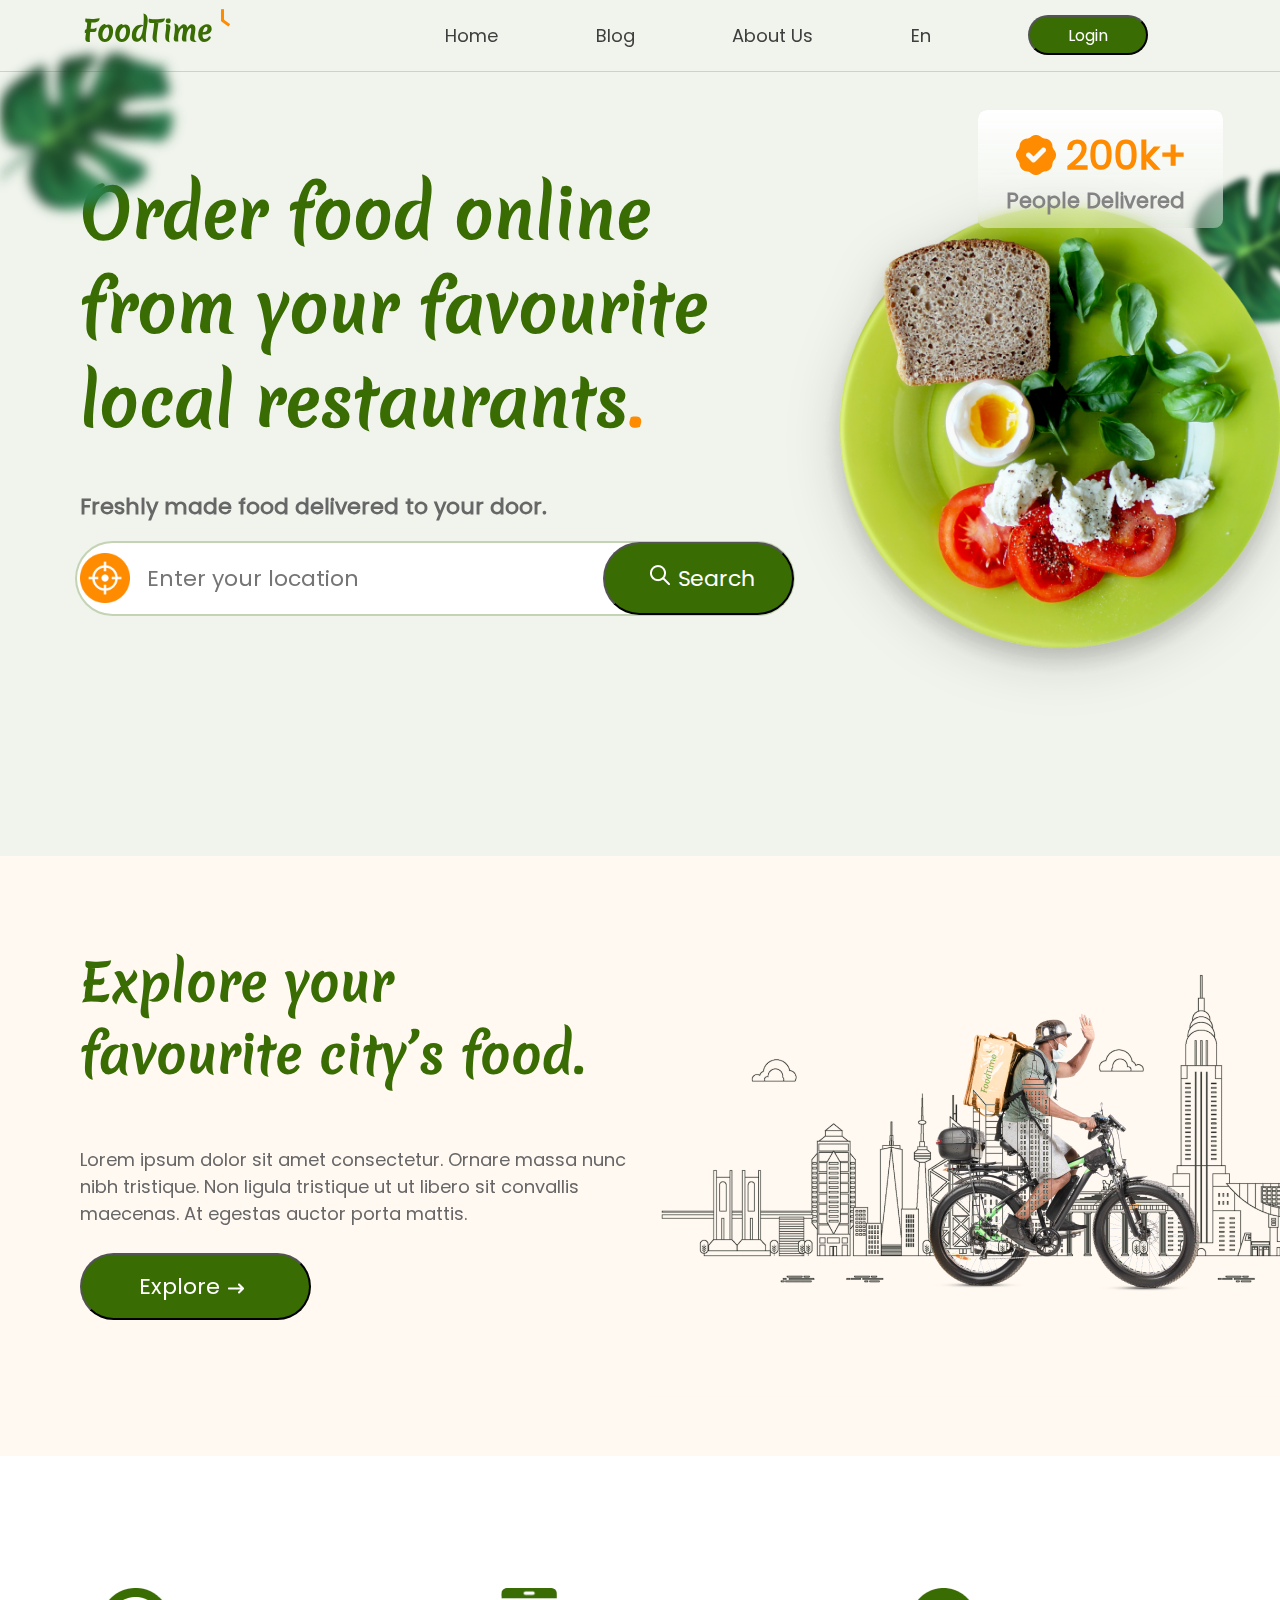
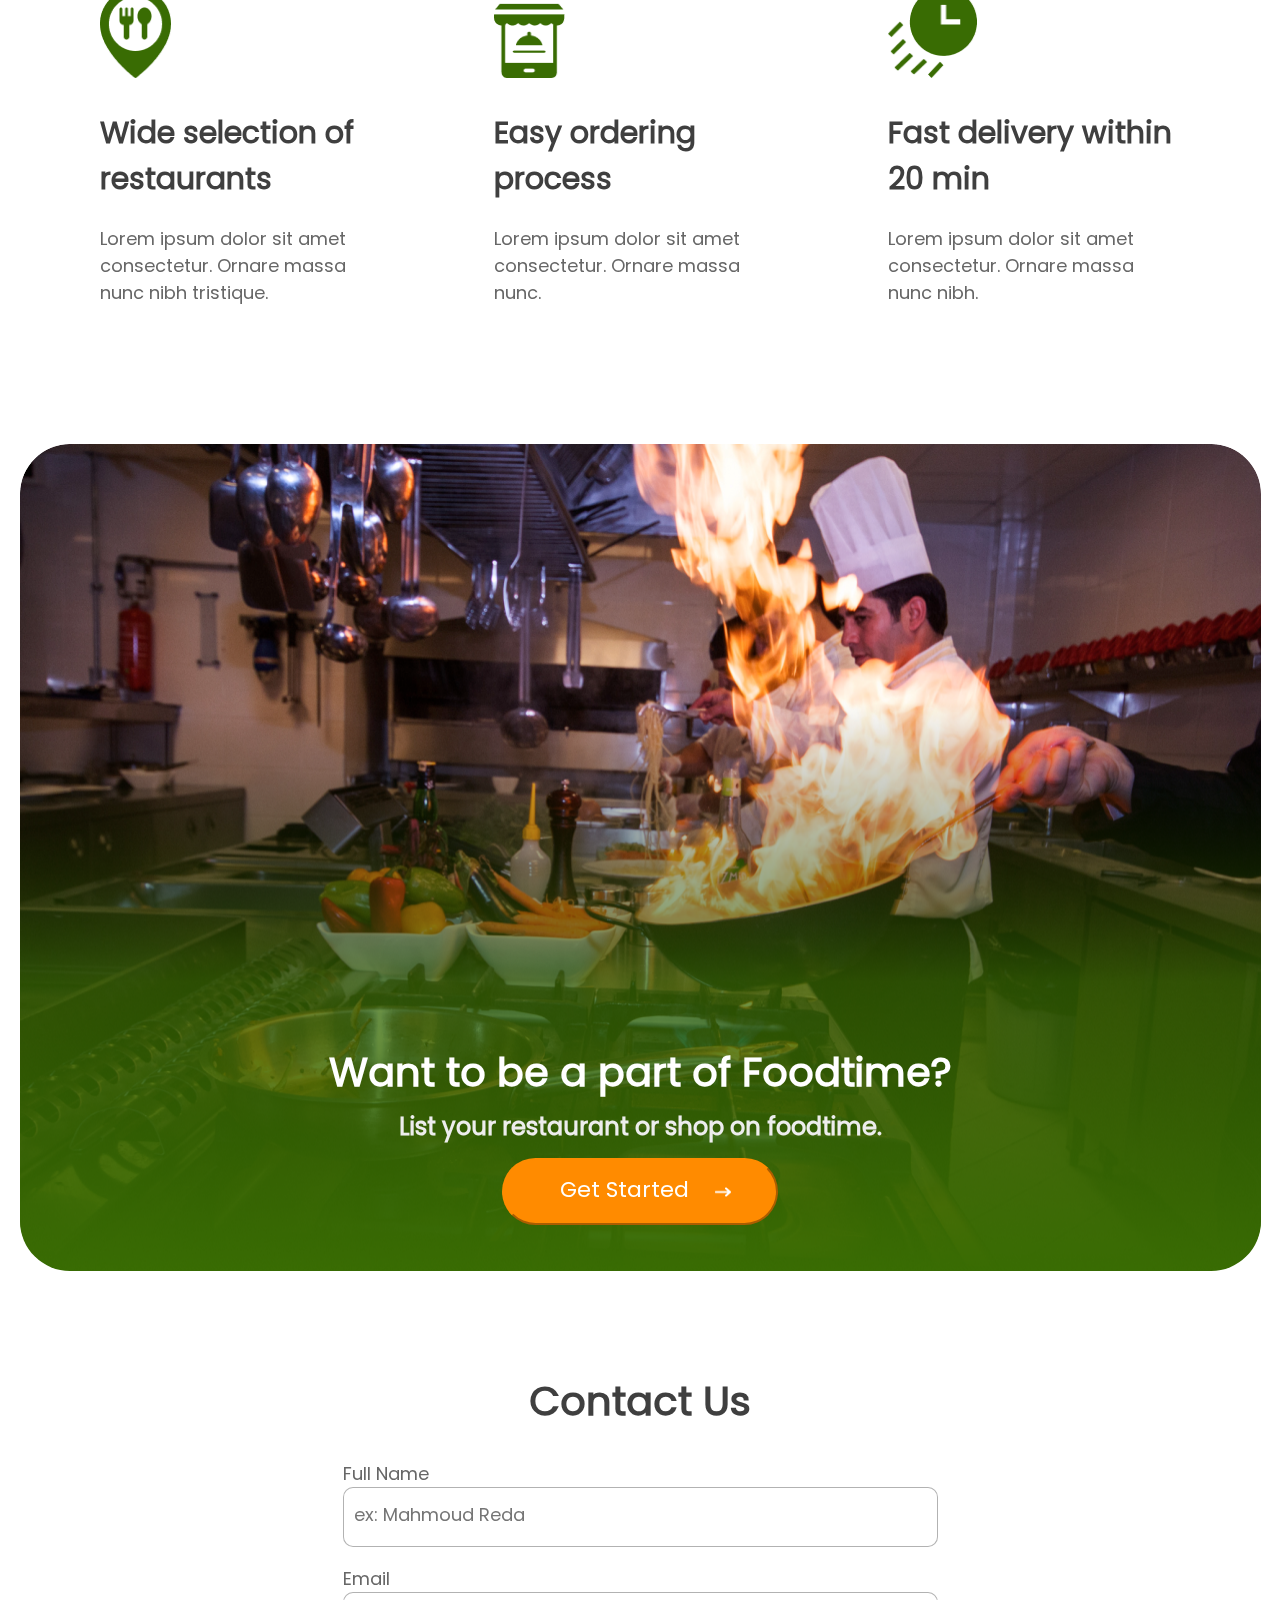
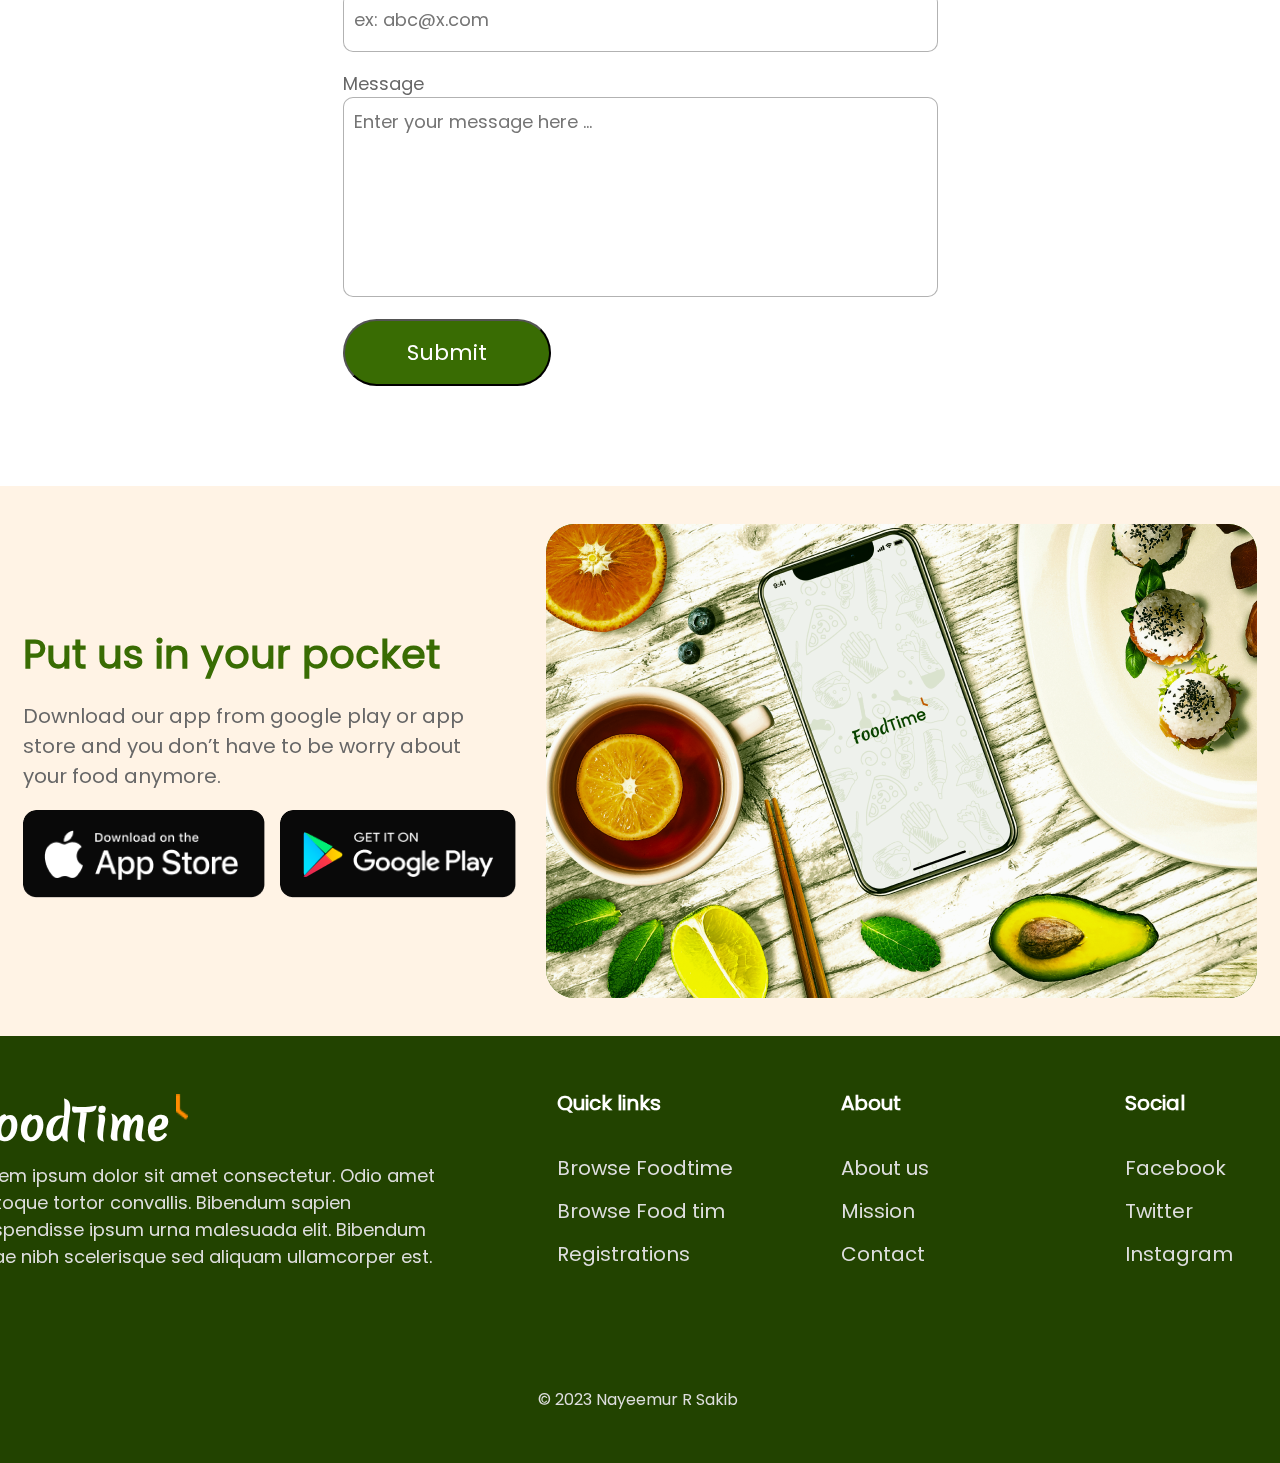
<file: index.html>
<!DOCTYPE html>
<html lang="en">
  <head>
    <meta charset="UTF-8" />
    <meta http-equiv="X-UA-Compatible" content="IE=edge" />
    <meta name="viewport" content="width=device-width, initial-scale=1.0" />
    <title>Food Time</title>
    <link rel="stylesheet" href="styles.css" />
  </head>
  <body>
    <section class="first-section">
      <img
        class="left-leaf-img"
        src="./left-hand-painted noise green leaf element.png"
        alt="Leaf"
      />
      <img
        class="right-leaf-img"
        src="./right-hand-painted noise green leaf element.png"
        alt="Leaf"
      />
      <nav class="header-nav">
        <div class="logo-frame">
          <div class="logo-title">FoodTime</div>
          <img
      class="logo-sign"
      src="./logo-icon.png"
      alt="Logo">
        </div>
        <div class="links">
          <a href="#home">Home</a>
          <a href="#blog">Blog</a>
          <a href="#about-us">About Us</a>
          <a href="#lang">En</a>
          <button class="login-button" onclick="document.location='login.html'">Login</button>
        </div>
      </nav>
      <div class="container">

        <div class="left-half">
          <h2>Order food online from your favourite local restaurants<span style="color:#FF8B00">.</span></h2>
          <div class="h2-desc">Freshly made food delivered to your door.</div>
          <div class="text-input-layout">
            <img
              class="target-location"
              src="./target.png"
              alt="Location Icon"
            />
            <input class="target-location-input" type="text" placeholder="Enter your location" maxlength="40"/>
            <button class="search-button"><span>Search</span></button>
          </div>
        </div>

        <div class="right-half">
          <img class="dish-img" src="./image-1.png" alt="Dish Image" />
          <div class="dish-rate-container">
            <div class="dish-rate-block">
              <img class="rate-icon" src="./rate-icon.png" alt="Rate Icon" />
              <div class="rate-number">200k+</div>
            </div>
            <div class="rate-text">People Delivered</div>
          </div>

        </div>
    </section>

    <section class="second-section">
        <div class="container">

        <div class="left-half">
            <h3>Explore your favourite city’s food.</h3>
            <div class="h3-desc">Lorem ipsum dolor sit amet consectetur. Ornare massa nunc nibh tristique. Non ligula tristique ut ut libero sit convallis maecenas. At egestas auctor porta mattis.</div>
            <button class="explore-button">Explore</button>
        </div>

    <div class="right-half">
        <img class="city-image" src="./city.png" alt="City">
        <img class="bike-image" src="./man-on-bike.png" alt="Man rinding bike">
    </div>
    </div>
    </section>

    <section class="third-section">
      <div class="options-container">

        <div class="card">
          <div class="icon-frame">
            <img class="fork-container" src="./fork-container.png" alt="Wide selection">
            <img class="fork" src="./fork.png" alt="Wide selection">
            <img class="spoon" src="./spoon.png" alt="Wide selection">
          </div>
          <div class="card-title">Wide selection of restaurants</div>
          <div class="card-desc">Lorem ipsum dolor sit amet consectetur. Ornare massa nunc nibh tristique.</div>
        </div>

        <div class="card">
          <div class="icon-frame">
            <img class="top-of-easy-icon" src="./top-of-easy-icon.png" alt="Easy ordering icon">
            <img class="mid-of-easy-icon" src="./mid-of-easy-icon.png" alt="Easy ordering icon">
            <img class="bot-of-easy-icon" src="./bot-of-easy-icon.png" alt="Easy ordering icon">
            <img class="top-inside-bot" src="./top-inside-bot.png" alt="Easy ordering icon">
            <img class="bot-inside-bot" src="./bot-inside-bot.png" alt="Easy ordering icon">
          </div>
          <div class="card-title">Easy ordering process</div>
          <div class="card-desc">Lorem ipsum dolor sit amet consectetur. Ornare massa nunc.</div>
        </div>

        <div class="card">
          <div class="icon-frame">
            <img class="first-line-icon" src="./1st-line.png" alt="Fast delivery icon">
            <img class="second-line-icon" src="./2nd-line.png" alt="Fast delivery icon">
            <img class="third-line-icon" src="./3rd-line.png" alt="Fast delivery icon">
            <img class="forth-line-icon" src="./4th-line.png" alt="Fast delivery icon">
            <img class="fifth-line-icon" src="./5th-line.png" alt="Fast delivery icon">
            <img class="clock-icon" src="./clock-icon.png" alt="Fast delivery icon">
          </div>
          <div class="card-title">Fast delivery within 20 min</div>
          <div class="card-desc">Lorem ipsum dolor sit amet consectetur. Ornare massa nunc nibh.</div>
        </div>

      </div>
      <div class="chef-container">
        <img class="chef-image" src="./chef-image.png" alt="Chef image">
        <div class="chef-inner-frame">
          <div class="chef-title">Want to be a part of Foodtime?</div>
          <div class="chef-desc">List your restaurant or shop on foodtime.</div>
          <button class="get-started-button">
            <div class="get-started-text">Get Started</div>
            <img class="get-started-icon" src="./explore-icon.png" alt="Get started button">
          </button>
        </div>
      </div>

      <div class="contact-us-form-container">
        <div class="form-title">Contact Us</div>
        <form class="contact-us-form" action="submit">
          <label for="name">Full Name</label><br>
          <input class="form-input" type="text" id="name" placeholder="ex: Mahmoud Reda"><br><br>
          <label for="email">Email</label><br>
          <input class="form-input" type="text" id="email" placeholder="ex: abc@x.com"><br><br>
          <label for="message">Message</label><br>
          <textarea class="form-message-input" id="message" cols="30" rows="10" placeholder="Enter your message here ..."></textarea><br><br>
          <input class="submit-button" type="submit" value="Submit">
        </form>
      </div>
    </section>

    <section class="fourth-section">
      <div class="downloads-container">
        <div class="download-title">Put us in your pocket</div>
        <div class="download-desc">Download our app from google play or app store and you don’t have to be worry about your food anymore. </div>
        <div class="download-links">

          <div class="apple-container">
            <img class="apple-icon-body" src="./body.png" alt="App store button">
            <img class="apple-logo" src="./apple-logo.png" alt="App store button">
            <img class="download-on-the" src="./download-on-the.png" alt="App store button">
            <img class="app-store" src="./app-store.png" alt="App store button">
          </div>

          <div class="google-container">
            <img class="google-icon-body" src="./body.png" alt="App store button">
            <img class="top-play-store-icon" src="./top-play-store-icon.png" alt="Google play button">
            <img class="bot-play-store-icon" src="./bot-play-store-icon.png" alt="Google play button">
            <img class="left-play-store-icon" src="./left-play-store-icon.png" alt="Google play button">
            <img class="right-play-store-icon" src="./right-play-store-icon.png" alt="Google play button">
            <img class="get-it-on" src="./get-it-on.png" alt="Google play button">
            <img class="google-play" src="./google-play.png" alt="Google play button">
          </div>

        </div>
      </div>
      <img class="mobile-image" src="./mobile-image.png" alt="Mobile image">
    </section>

    <section class="fifth-section">

      <div class="top-side">

        <div class="left-side">
          <div class="logo-container">
            <div class="second-logo-title">FoodTime</div>
            <img class="second-logo-sign" src="./logo-icon.png" alt="Logo">
          </div>
          <div class="left-side-desc">Lorem ipsum dolor sit amet consectetur. Odio amet natoque tortor convallis. Bibendum sapien suspendisse ipsum urna malesuada elit. Bibendum vitae nibh scelerisque sed aliquam ullamcorper est.</div>
        </div>

        <div class="right-side">
          <div class="first-row">
            <div class="first-row-title">Quick links</div>
            <div class="first-row-title">About</div>
            <div class="first-row-title">Social</div>
          </div>

          <div class="second-row">
            <div class="second-row-title">Browse Foodtime</div>
            <div class="second-row-title">About us</div>
            <div class="second-row-title">Facebook</div>
          </div>

          <div class="second-row">
            <div class="second-row-title">Browse Food tim</div>
            <div class="second-row-title">Mission</div>
            <div class="second-row-title">Twitter</div>
          </div>

          <div class="second-row">
            <div class="second-row-title">Registrations</div>
            <div class="second-row-title">Contact</div>
            <div class="second-row-title">Instagram</div>
          </div>
        
        </div>
      </div>

      <div class="bot-side">© 2023 Nayeemur R Sakib</div>

    </section>

  </body>
</html>
</file>
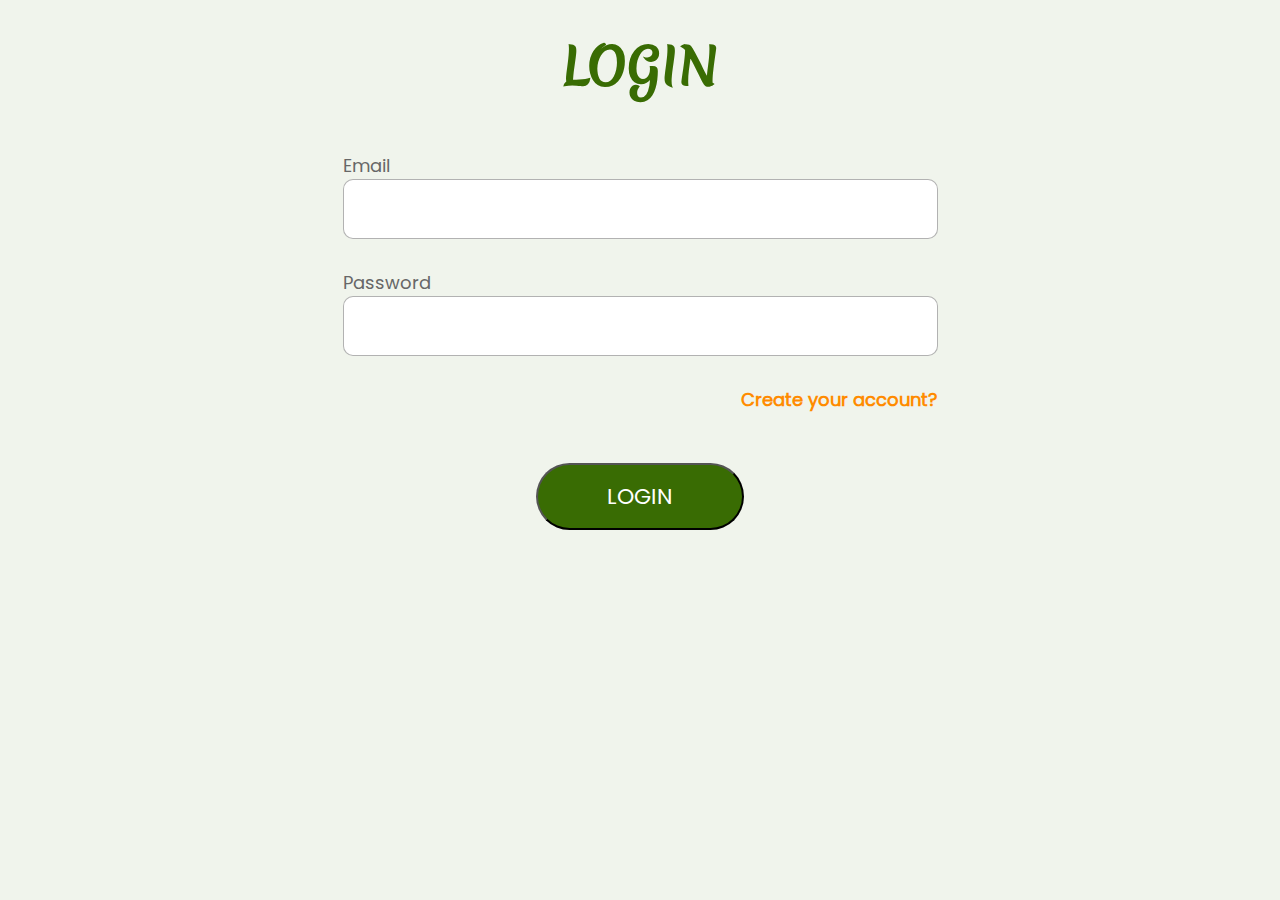
<file: login.html>
<!DOCTYPE html>
<html lang="en">
<head>
    <meta charset="UTF-8">
    <meta http-equiv="X-UA-Compatible" content="IE=edge">
    <meta name="viewport" content="width=device-width, initial-scale=1.0">
    <title>Food Time Login</title>
    <link rel="stylesheet" href="./login-style.css">
</head>
<body>
    <div class="container">
        <div class="login-title">LOGIN</div>
        <label for="email">Email</label>
        <input type="text" id="email">
        <label for="password">Password</label>
        <input type="password" id="password">
        <div class="create-account" onclick="document.location='signup.html'">Create your account?</div>
        <button>LOGIN</button>
    </div>
</body>
</html>
</file>
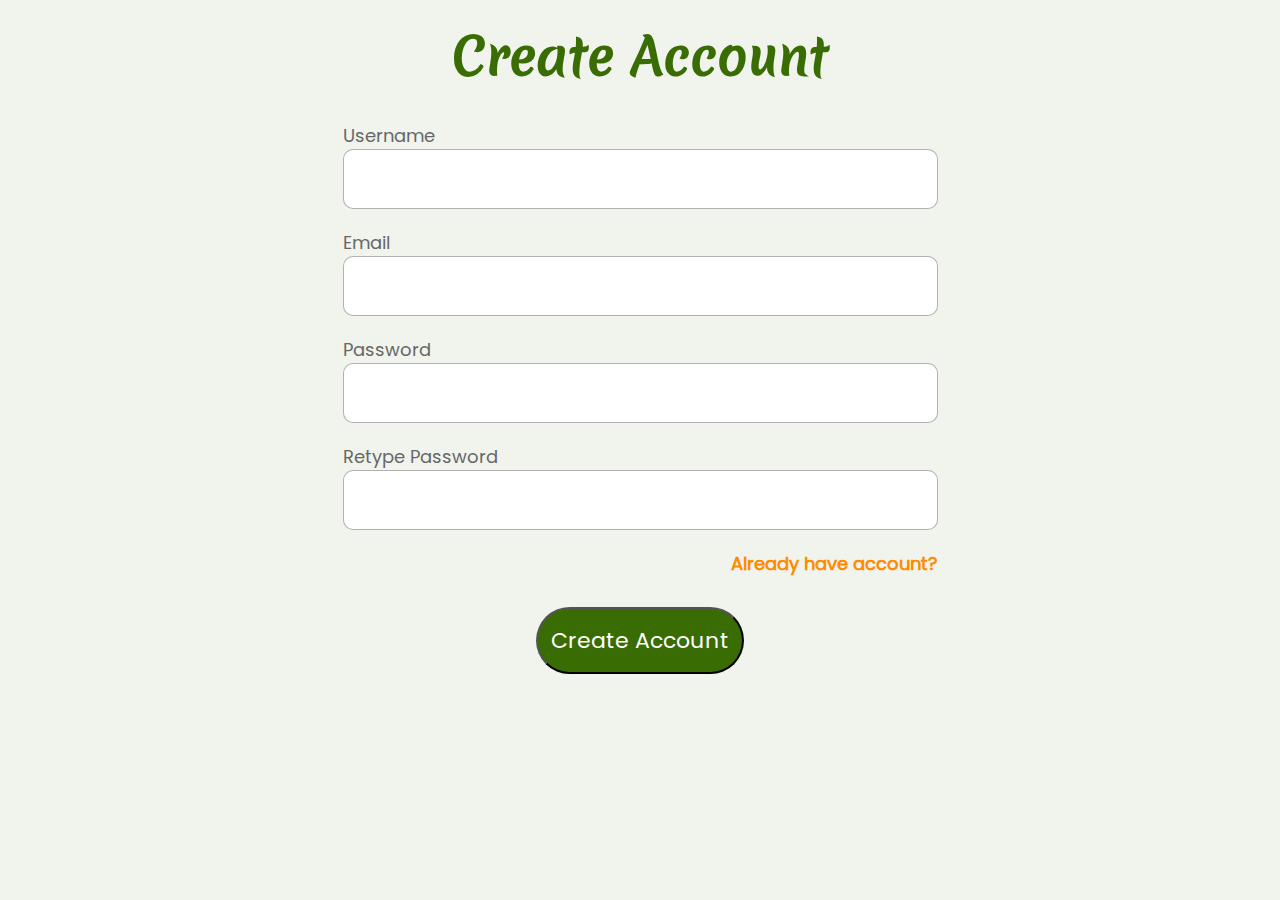
<file: signup.html>
<!DOCTYPE html>
<html lang="en">
<head>
    <meta charset="UTF-8">
    <meta http-equiv="X-UA-Compatible" content="IE=edge">
    <meta name="viewport" content="width=device-width, initial-scale=1.0">
    <title>Food Time Signup</title>
    <link rel="stylesheet" href="./signup-style.css">
</head>
<body>
    <div class="container">
        <div class="signup-title">Create Account</div>
        <label for="username">Username</label>
        <input type="text" id="username">
        <label for="email">Email</label>
        <input type="text" id="email">
        <label for="password">Password</label>
        <input type="password" id="password">
        <label for="retype-password">Retype Password</label>
        <input type="password" id="retype-password">
        <div class="login" onclick="document.location='login.html'">Already have account?</div>
        <button>Create Account</button>
    </div>
</body>
</html>
</file>
<file: styles.css>
@font-face {
  font-family: Poppins;
  src: url(./Poppins-Regular.ttf);
}
@font-face {
  font-family: Merienda;
  src: url(./Merienda-Medium.ttf);
}
button:hover,
.submit-button:hover {
  background-color: #ff8b00;
}
body {
  margin: 0px;
}

/* First Section */
.first-section {
  position: relative;
  height: 856px;
  background-color: rgba(107, 145, 66, 0.1);
}
.left-leaf-img {
  position: absolute;
  width: 238px;
  filter: blur(5px);
  top: -37px;
}
.right-leaf-img {
  position: absolute;
  width: 288px;
  left: 1098.5px;
  top: 91px;
  filter: blur(2.5px);
  transform: rotate(15deg);
}
.logo-frame {
  position: relative;
  height: 50.72px;
  width: 147px;
}
.logo-title {
  color: #396c03;
  opacity: 100%;
  width: 141px;
  height: 46px;
  font-family: "Merienda", Arial, sans-serif;
  font-style: normal;
  font-weight: 700;
  font-size: 28px;
}
.logo-sign {
  position: absolute;
  left: 138.02px;
  bottom: 33.45px;
}
/* Navigation bar */
.header-nav {
  display: flex;
  flex-direction: row;
  justify-content: space-around;
  align-items: center;
  border-bottom: 1px solid rgba(63, 63, 63, 0.2);
  padding-top: 10px;
  padding-bottom: 10px;
}
.links {
  display: flex;
  flex-direction: row;
  justify-content: space-around;
  align-items: center;
  width: 800px;
}
a {
  color: #3f3f3f;
  font-family: "Poppins", Arial, sans-serif;
  font-size: 18px;
  text-decoration: none;
}
.login-button {
  width: 120px;
  height: 40px;
  background-color: #396c03;
  border-radius: 225px;
  font-family: "Poppins", Arial, sans-serif;
  font-weight: 500;
  font-size: 16px;
  color: #ffffff;
  cursor: pointer;
}
.container {
  display: flex;
  flex-direction: row;
  justify-content: flex-start;
  align-items: flex-start;
}
/* Left half of the first screen */
.left-half {
  display: flex;
  flex-direction: column;
  justify-content: center;
  align-items: flex-start;
  gap: 20px;
  margin-top: 40px;
  margin-left: 80px;
}
h2 {
  color: #396c03;
  width: 680px;
  height: 250px;
  font-family: "Merienda", Arial, sans-serif;
  font-weight: 700;
  font-size: 65px;
}
.h2-desc {
  color: #676767;
  width: 507px;
  height: 34px;
  font-family: "Poppins", Arial, sans-serif;
  font-weight: 600;
  font-size: 22px;
}
.text-input-layout {
  display: flex;
  flex-direction: row;
  align-items: center;
  width: 714px;
  height: 69px;
}
.target-location-input {
  width: 714px;
  height: 69px;
  border: 2px solid rgba(57, 108, 3, 0.3);
  border-radius: 120px;
  font-family: "Poppins", Arial, sans-serif;
  font-weight: 500;
  font-size: 22px;
  padding-left: 70px;
}
.target-location {
  width: 50px;
  height: 50px;
  z-index: 1;
  margin-right: -55px;
}
.search-button {
  width: 210px;
  height: 73px;
  font-family: "Poppins", Arial, sans-serif;
  font-weight: 500;
  font-size: 22px;
  color: #ffffff;
  background: #396c03;
  border-radius: 120px;
  margin-left: -192px;
  z-index: 1;
  cursor: pointer;
}
.search-button::before {
  content: url(./search-icon.png);
  margin: 8px;
}
/* Right half of the first screen */
.right-half {
  display: flex;
  flex-direction: column;
  justify-content: center;
  align-items: center;
  margin-top: 40px;
}
.dish-img {
  width: 533.15px;
  height: 528px;
  margin-top: 60px;
  filter: drop-shadow(0px 12.2182px 27.0545px rgba(0, 0, 0, 0.15));
}
.dish-rate-container {
  margin-top: -590px;
  margin-left: 80px;
  display: flex;
  flex-direction: column;
  justify-content: center;
  align-items: center;
  width: 245px;
  height: 118px;
  box-sizing: border-box;
  background: linear-gradient(
    180deg,
    #ffffff 0%,
    rgba(255, 255, 255, 0.4) 100%
  );
  backdrop-filter: blur(6px);
  border-radius: 8.86914px;
}
.dish-rate-block {
  display: flex;
  flex-direction: row;
  justify-content: space-evenly;
  align-items: center;
}
.rate-icon {
  width: 40px;
  height: 40px;
  padding-right: 10px;
}
.rate-number {
  color: #ff8b00;
  font-family: "Poppins", Arial, sans-serif;
  font-weight: 700;
  font-size: 40px;
}
.rate-text {
  color: #838383;
  width: 189px;
  height: 27px;
  font-family: "Poppins", Arial, sans-serif;
  font-weight: 600;
  font-size: 21px;
}
/* Second Section */
.second-section {
  background: rgba(255, 139, 0, 0.05);
  height: 600px;
}
/* Left half of the second screen */
h3 {
  width: 527px;
  height: 130px;
  font-family: "Merienda", Arial, sans-serif;
  font-weight: 700;
  font-size: 50px;
  color: #396c03;
}
.h3-desc {
  width: 567px;
  height: 87px;
  font-family: "Poppins", Arial, sans-serif;
  font-weight: 400;
  font-size: 18px;
  color: #676767;
}
.explore-button {
  width: 231px;
  height: 67px;
  background: #396c03;
  color: #ffffff;
  font-family: "Poppins", Arial, sans-serif;
  font-weight: 500;
  font-size: 22px;
  border-radius: 224.4px;
  cursor: pointer;
}
.explore-button::after {
  content: url(./explore-icon.png);
  margin: 8px;
}
/* Right half of the second screen */
.city-image {
  width: 751px;
  height: 500.67px;
  mix-blend-mode: darken;
}
.bike-image {
  width: 656.79px;
  height: 437.91px;
  mix-blend-mode: darken;
  margin-top: -473px;
  margin-left: 80px;
}
/* Third Section */
.third-section {
  display: flex;
  flex-direction: column;
  justify-content: center;
  align-items: center;
  margin: 100px;
}
/* Options Container */
.options-container {
  display: flex;
  flex-direction: row;
  justify-content: space-between;
  align-items: center;
}
/* Common Classes */
.card {
  display: flex;
  flex-direction: column;
  justify-content: space-evenly;
  align-items: center;
  width: 394px;
  height: 388px;
}
.card:hover {
  background-color: rgba(57, 108, 3, 0.05);
  border-radius: 15px;
}
.icon-frame {
  position: relative;
  width: 293px;
  height: 90px;
}
.card-title {
  width: 293px;
  height: 84px;
  font-family: "Poppins", Arial, sans-serif;
  font-weight: 600;
  font-size: 30px;
  color: #3f3f3f;
}
.card-desc {
  width: 293px;
  height: 87px;
  font-family: "Poppins", Arial, sans-serif;
  font-weight: 400;
  font-size: 18px;
  color: #676767;
}
/* Wide Card */
.fork-container {
  position: absolute;
  width: 71.97px;
  height: 90.01px;
}
.fork {
  position: absolute;
  width: 14.99px;
  height: 33.07px;
  left: 19.47px;
  top: 19.45px;
}
.spoon {
  position: absolute;
  width: 15.05px;
  height: 33.01px;
  left: 37.44px;
  top: 19.48px;
}
/* Easy Card */
.top-of-easy-icon {
  position: absolute;
  height: 11.19px;
  width: 56.23px;
  left: 7.53px;
  top: 0px;
}
.mid-of-easy-icon {
  position: absolute;
  height: 7.45px;
  width: 69.36px;
  left: 0.97px;
  top: 14.97px;
}
.bot-of-easy-icon {
  position: absolute;
  height: 63.64px;
  width: 71.35px;
  left: 0px;
  top: 26.35px;
}
.top-inside-bot {
  position: absolute;
  height: 15.27px;
  width: 27.54px;
  left: 21.85px;
  top: 42.8px;
}
.bot-inside-bot {
  position: absolute;
  height: 3.74px;
  width: 33.72px;
  left: 18.79px;
  top: 61.88px;
}
/* Fast Card */
.first-line-icon {
  position: absolute;
  height: 16.36px;
  width: 16.28px;
  left: 0px;
  top: 33.63px;
}
.second-line-icon {
  position: absolute;
  height: 17.51px;
  width: 17.45px;
  left: 2.54px;
  top: 49.89px;
  border-radius: 0px;
}
.third-line-icon {
  position: absolute;
  height: 19.88px;
  width: 19.74px;
  left: 6.4px;
  top: 63.79px;
  border-radius: 0px;
}
.forth-line-icon {
  position: absolute;
  height: 17.54px;
  width: 17.48px;
  left: 22.59px;
  top: 69.87px;
  border-radius: 0px;
}
.fifth-line-icon {
  position: absolute;
  height: 16.37px;
  width: 16.31px;
  left: 40.06px;
  top: 73.62px;
  border-radius: 0px;
}
.clock-icon {
  position: absolute;
  height: 67.86px;
  width: 68.09px;
  left: 21.86px;
  top: 0px;
  border-radius: 0px;
}
/* Chef Container */
.chef-container {
  width: 1241px;
  height: 827.13px;
  margin-top: 100px;
}
.chef-image {
  width: 1241px;
  height: 827.13px;
  background: linear-gradient(
    180deg,
    rgba(0, 0, 0, 0) 31.25%,
    rgba(57, 108, 3, 0.71) 65.1%,
    #396c03 100%
  );
  border-radius: 50px;
}
.chef-inner-frame {
  height: 237px;
  display: flex;
  flex-direction: column;
  justify-content: center;
  align-items: center;
  gap: 15px;
  margin-top: -260px;
}
.chef-title {
  width: 700px;
  height: 52px;
  font-family: "Poppins", Arial, sans-serif;
  font-weight: 700;
  font-size: 40px;
  text-align: center;
  color: #ffffff;
}
.chef-desc {
  width: 536px;
  height: 34px;
  font-family: "Poppins", Arial, sans-serif;
  font-weight: 600;
  font-size: 24px;
  text-align: center;
  color: #ededed;
}
.get-started-button {
  display: flex;
  flex-direction: row;
  justify-content: center;
  align-items: center;
  gap: 15px;
  width: 276px;
  height: 67px;
  background: #ff8b00;
  border-radius: 224.4px;
  border-color: #ff8b00;
}
.get-started-text {
  width: 150px;
  height: 37px;
  font-family: "Poppins", Arial, sans-serif;
  font-weight: 500;
  font-size: 22px;
  color: #ffffff;
}
.get-started-icon {
  width: 16px;
  height: 9.99px;
}
/* Contact Us */
.contact-us-form-container {
  display: flex;
  flex-direction: column;
  justify-content: center;
  align-items: center;
  margin-top: 100px;
  gap: 25px;
}
.form-title {
  width: 562px;
  height: 64px;
  text-align: center;
  font-family: "Poppins", Arial, sans-serif;
  font-weight: 600;
  font-size: 40px;
  color: #3f3f3f;
}
label {
  font-family: "Poppins", Arial, sans-serif;
  font-weight: 400;
  font-size: 18px;
  color: #676767;
}
.form-input {
  font-family: "Poppins", Arial, sans-serif;
  box-sizing: border-box;
  width: 595px;
  height: 60px;
  border: 1px solid rgba(0, 0, 0, 0.3);
  border-radius: 10px;
  padding-left: 10px;
}
.form-message-input {
  font-family: "Poppins", Arial, sans-serif;
  box-sizing: border-box;
  width: 595px;
  height: 200px;
  border: 1px solid rgba(0, 0, 0, 0.3);
  border-radius: 10px;
  padding-left: 10px;
  padding-top: 10px;
  resize: none;
}
.form-input::placeholder,
.form-message-input::placeholder {
  font-family: "Poppins", Arial, sans-serif;
  font-size: 18px;
}
.submit-button {
  width: 208px;
  height: 67px;
  background: #396c03;
  border-radius: 224.4px;
  font-family: "Poppins", Arial, sans-serif;
  font-weight: 500;
  font-size: 22px;
  color: #ffffff;
  cursor: pointer;
}
/* Fourth Section */
.fourth-section {
  height: 550px;
  background-color: rgba(255, 139, 0, 0.1);
  display: flex;
  flex-direction: row;
  justify-content: center;
  align-items: center;
  gap: 30px;
}
.downloads-container {
  display: flex;
  flex-direction: column;
  justify-content: center;
  align-items: flex-start;
  gap: 25px;
}
.download-title {
  width: 474px;
  height: 52px;
  font-family: "Poppins", Arial, sans-serif;
  font-weight: 700;
  font-size: 40px;
  color: #396c03;
}
.download-desc {
  width: 447px;
  height: 84px;
  font-family: "Poppins", Arial, sans-serif;
  font-weight: 500;
  font-size: 20px;
  color: #676767;
}
.download-links {
  display: flex;
  flex-direction: row;
  justify-content: center;
  align-items: center;
  gap: 15px;
}
.apple-container {
  position: relative;
  width: 242.14px;
  height: 88.12px;
}
.apple-icon-body {
  height: 88.12px;
  width: 242.14px;
  border-radius: 13.3px;
}
.apple-logo {
  position: absolute;
  height: 48.23px;
  width: 39.08px;
  left: 8.67%;
  top: 19.75px;
}
.download-on-the {
  position: absolute;
  height: 10.28px;
  left: 72.21px;
  right: 85.78px;
  top: 21.61px;
  bottom: 56.23px;
}
.app-store {
  position: absolute;
  height: 30.96px;
  left: 72.31px;
  right: 22.56px;
  top: 38.74px;
  bottom: 18.42px;
}
.google-container {
  position: relative;
  width: 236.43px;
  height: 88.12px;
}
.google-icon-body {
  width: 236.43px;
  height: 88.12px;
  border-radius: 13.3px;
}
.top-play-store-icon {
  position: absolute;
  height: 22.66px;
  width: 29.29px;
  top: 21.61px;
  left: 23.6px;
}
.bot-play-store-icon {
  position: absolute;
  height: 22.66px;
  width: 29.29px;
  left: 23.6px;
  top: 44.28px;
}
.left-play-store-icon {
  position: absolute;
  height: 44.18px;
  width: 22.69px;
  left: 22.78px;
  top: 22.19px;
}
.right-play-store-icon {
  position: absolute;
  height: 15.07px;
  width: 17.84px;
  left: 45.48px;
  top: 36.74px;
}
.get-it-on {
  position: absolute;
  height: 10.2px;
  width: 64.35px;
  left: 74.24px;
  top: 21.61px;
}
.google-play {
  position: absolute;
  height: 28.22px;
  width: 140.56px;
  left: 73.56px;
  top: 38.62px;
}
.mobile-image {
  width: 711px;
  height: 474px;
  background: linear-gradient(180deg, #396c03 0%, #396c03 91.88%);
  background-blend-mode: soft-light, normal;
  border-radius: 28.66px;
}
/* Fifth Section */
.fifth-section {
  display: flex;
  flex-direction: column;
  justify-content: space-around;
  align-items: center;
  height: 427px;
  background: #224300;
}
.top-side {
  display: flex;
  flex-direction: row;
  justify-content: start;
  align-items: center;
  gap: 100px;
}
.left-side {
  display: flex;
  flex-direction: column;
  justify-content: center;
  align-items: flex-start;
}
.logo-container {
  position: relative;
  width: 217.46px;
  height: 69.72px;
}
.second-logo-title {
  width: 212.39px;
  height: 69.72px;
  font-family: "Merienda", Arial, sans-serif;
  font-weight: 700;
  font-size: 42.51px;
  color: #ffffff;
}
.second-logo-sign {
  position: absolute;
  height: 25.91px;
  top: 1.63px;
  left: 204px;
}
.left-side-desc {
  width: 485px;
  height: 116px;
  font-family: "Poppins", Arial, sans-serif;
  font-weight: 400;
  font-size: 18px;
  color: #dedede;
}
.right-side {
  display: flex;
  flex-direction: column;
  justify-content: center;
  align-items: flex-start;
}
.first-row {
  display: flex;
  flex-direction: row;
  justify-content: center;
  align-items: center;
  gap: 100px;
  margin-bottom: 35px;
}
.first-row-title {
  font-family: "Poppins", Arial, sans-serif;
  font-weight: 600;
  font-size: 20px;
  color: #ffffff;
  width: 184px;
}
.second-row {
  display: flex;
  flex-direction: row;
  justify-content: center;
  align-items: center;
  gap: 100px;
  margin-bottom: 13px;
}
.second-row-title {
  font-family: "Poppins", Arial, sans-serif;
  font-weight: 400;
  font-size: 20px;
  color: #dedede;
  width: 184px;
}
.bot-side {
  width: 205px;
  height: 24px;
  font-family: "Poppins", Arial, sans-serif;
  font-weight: 400;
  font-size: 16px;
  color: #dedede;
}

/* Media Queries MAX-WIDTH: 992px */
@media (max-width: 992px) {
  /* First Section */
  .first-section {
    height: 650px;
  }
  .right-leaf-img {
    width: 220px;
    top: 0px;
    left: 730px;
  }
  .left-leaf-img {
    width: 200px;
    top: -30px;
    z-index: -1;
  }
  .links {
    width: 100%;
  }
  .left-half {
    width: 50%;
    margin-left: 20px;
  }
  h2 {
    width: 500px;
    height: 180px;
    font-size: 45px;
  }
  .h2-desc {
    font-size: 20px;
  }
  .text-input-layout {
    width: 90%;
    height: 59px;
  }
  .target-location-input {
    font-size: 20px;
    width: 614px;
    height: 59px;
    padding-left: 60px;
  }
  .target-location {
    width: 40px;
    height: 40px;
    margin-right: -50px;
  }
  .search-button {
    height: 65px;
    width: 200px;
    margin-left: -125px;
  }
  .right-half {
    width: 45%;
  }
  .dish-img {
    width: 500px;
    height: 500px;
    margin-top: 20px;
  }
  .dish-rate-container {
    width: 230px;
    height: 100px;
    margin-top: -540px;
  }
  .rate-number {
    font-size: 38px;
  }
  .rate-text {
    font-size: 20px;
  }
  /* Second Section */
  .second-section {
    height: 470px;
  }
  h3 {
    width: 100%;
    height: 90px;
    font-size: 40px;
  }
  .h3-desc {
    width: 100%;
    height: 70px;
    font-size: 16px;
  }
  .explore-button {
    width: 200px;
    font-size: 20px;
  }
  .city-image {
    width: 100%;
    height: 400px;
  }
  .bike-image {
    width: 450px;
    height: 300px;
    margin-top: -340px;
    margin-left: 30px;
  }
  /* Third Section */
  .third-section {
    margin: 60px;
  }
  .options-container {
    width: 100%;
  }
  .card {
    width: 30%;
    height: 300px;
    padding: 15px;
  }
  .icon-frame {
    width: 100%;
  }
  .card-title {
    width: 100%;
    font-size: 25px;
  }
  .card-desc {
    width: 100%;
    font-size: 16px;
  }
  .chef-container {
    margin-top: 60px;
    width: 80%;
    height: fit-content;
  }
  .chef-image {
    width: 100%;
    height: fit-content;
  }
  .chef-inner-frame {
    gap: 10px;
    margin-top: -220px;
  }
  .chef-title {
    font-size: 35px;
  }
  .chef-desc {
    font-size: 22px;
  }
  .get-started-button {
    font-size: 20px;
    gap: 10px;
    width: 240px;
  }
  .contact-us-form-container {
    margin-top: 60px;
    gap: 20px;
  }
  
  /* Fourth Section */
  .fourth-section {
    gap: 20px;
  }
  .downloads-container {
    width: 48%;
  }
  .download-title {
    font-size: 35px;
  }
  .download-desc {
    font-size: 18px;
  }
  .download-links {
    justify-content: start;
    gap: 5px;
  }
  .mobile-image {
    width: 45%;
    height: fit-content;
  }
  .top-side {
    gap: 60px;
  }
  .left-side {
    width: 35%;
    align-items: center;
  }
  .logo-container {
    width: 90%;
  }
  .left-side-desc {
    width: 90%;
    height: fit-content;
  }
  .right-side {
    width: 65%;
  }
  .first-row {
    width: 100%;
    gap: 30px;
    margin-bottom: 25px;
  }
  .first-row-title {
    width: 100%;
  }
  .second-row {
    width: 100%;
    gap: 30px;
  }
  .second-row-title {
    width: 100%;
  }
}

/* Media Queries MAX-WIDTH: 768px */
@media (max-width: 768px) {
  /* First Section */
  .first-section {
    height: 1250px;
  }
  .left-leaf-img {
    width: 138px;
    top: 50px;
  }
  .right-leaf-img {
    width: 138px;
    left: 70%;
  }
  .header-nav {
    flex-direction: column;
  }
  .logo-title {
    font-size: 32px;
  }
  .links {
    flex-direction: column;
    gap: 10px;
  }
  .container {
    flex-direction: column;
    align-items: center;
    gap: 40px;
  }
  .left-half {
    width: 90%;
    gap: 20px;
  }
  h2 {
    width: 100%;
    height: fit-content;
    font-size: 40px;
  }
  .h2-desc {
    width: 100%;
    height: fit-content;
    font-size: 20px;
  }
  .text-input-layout {
    width: 90%;
    height: fit-content;
  }
  .target-location-input {
    width: 90%;
    font-size: 20px;
  }
  .search-button {
    font-size: 20px;
    margin-left: -140px;
  }
  .right-half {
    width: 90%;
    height: fit-content;
  }

  /* Second Section */
  .second-section {
    height: 800px;
  }
  h3 {
    width: 90%;
    height: fit-content;
  }
  .h3-desc {
    width: 90%;
    height: fit-content;
  }
  .city-image {
    width: 80%;
    height: fit-content;
  }
  .bike-image {
    width: 70%;
    height: fit-content;
    margin-top: -289px;
    margin-left: 56px;
  }

  /* Third Section */
  .third-section {
    margin: 50px;
  }
  .options-container {
    flex-direction: column;
    gap: 10px;
  }
  .card {
    width: 50%;
    height: fit-content;
    gap: 10px;
  }
  .chef-container {
    margin-top: 70px;
    width: 90%;
    height: 90%;
  }
  .chef-image {
    width: 100%;
    height: 100%;
  }
  .chef-inner-frame {
    gap: 10px;
  }
  .chef-title {
    width: 90%;
    height: fit-content;
    font-size: 25px;
  }
  .chef-desc {
    width: 90%;
    height: fit-content;
    font-size: 18px;
  }
  .get-started-button {
    width: 200px;
    height: 57px;
  }
  .get-started-text {
    width: 120px;
    font-size: 20px;
  }
  .contact-us-form-container {
    width: 80%;
  }
  .form-title {
    width: 100%;
  }
  .contact-us-form {
    width: 100%;
  }
  label {
    width: 100%;
  }
  .form-input {
    width: 100%;
  }
  .form-message-input {
    width: 100%;
  }

  /* Fourth Section */
  .fourth-section {
    height: 800px;
    flex-direction: column;
    gap: 50px;
  }
  .downloads-container {
    width: 100%;
    align-items: center;
  }
  .download-links {
    width: 100%;
    justify-content: center;
  }
  .mobile-image {
    width: 90%;
  }

  /* Fifth Section */
  .fifth-section {
    height: 600px;
  }
  .top-side {
    flex-direction: column;
    gap: 50px;
  }
  .left-side {
    width: 100%;
  }
  .right-side {
    width: 100%;
  }
  .first-row {
    width: 90%;
    margin-left: 30px;
  }
  .second-row {
    width: 90%;
    margin-left: 30px;
  }
}

@media (max-width: 500px) {

  /* First Section */
  .first-section {
    height: 1000px;
  }
  .right-leaf-img {
    left: 50%;
    top: 20px;
  }
  .target-location-input {
    font-size: 16px;
  }
  .search-button span {
    display: none;
  }
  .search-button {
    width: 25%;
    margin-left: -60px;
  }
  h2 {
    font-size: 30px;
  }
  .h2-desc {
    font-size: 18px;
  }
  .dish-img {
    width: 90%;
    height: fit-content;
  }
  .dish-rate-container {
    width: 205px;
    height: 90px;
    margin-left: 90px;
    margin-top: -330px;
  }
  
  /* Second Section */
  .bike-image {
    margin-left: 7%;
    margin-top: -50%;
  }

  /* Third Section */
  .card {
    width: 80%;
  }
  .card-title {
    height: fit-content;
    font-size: 20px;
  }
  .chef-container {
    width: 125%;
    height: fit-content;
  }
  .chef-inner-frame {
    height: 250px;
    gap: 5px;
    margin-top: -190px;
  }
  .chef-title {
    font-size: 16px;
  }
  .chef-desc {
    font-size: 15px;
  }
  .get-started-button {
    width: 160px;
    height: 40px;
  }
  .get-started-text {
    width: 70%;
    height: fit-content;
    font-size: 16px;
  }
  .contact-us-form-container {
    width: 90%;
  }
  .form-title {
    font-size: 28px;
  }
  
  /* Fourth Section */
  .fourth-section {
    height: 850px;
  }
  .download-title {
    width: 90%;
    height: fit-content;
    font-size: 28px;
  }
  .download-desc {
    width: 90%;
    height: fit-content;
    font-size: 16px;
  }
  .download-links {
    flex-direction: column;
    gap: 10px;
  }

  /* Fifth Section */
  .fifth-section {
    gap: 15px;
  }
  .top-side {
    width: 90%;
    height: fit-content;
  }
  .left-side {
    height: fit-content;
  }
  .logo-container {
    height: fit-content;
  }
  .right-side {
    height: fit-content;
  }
  .first-row {
    width: 95%;
    gap: 15px;
    margin-left: 0px;
  }
  .second-row {
    width: 95%;
    gap: 15px;
    margin-left: 0px;
  }
  .first-row-title {
    font-size: 16px;
  }
  .second-row-title {
    font-size: 14px;
  }
}
</file>
<file: login-style.css>
@font-face {
  font-family: Poppins;
  src: url(./Poppins-Regular.ttf);
}
@font-face {
  font-family: Merienda;
  src: url(./Merienda-Medium.ttf);
}
body {
  margin: 0px;
  background-color: rgba(107, 145, 66, 0.1);
}
.container {
  display: flex;
  flex-direction: column;
  justify-content: center;
  align-items: center;
  margin: 30px;
}
.login-title {
  font-family: "Merienda", Arial, sans-serif;
  font-style: normal;
  font-weight: 700;
  font-size: 50px;
  color: #396c03;
  margin-bottom: 50px;
}
label {
  width: 595px;
  text-align: left;
  font-family: "Poppins", Arial, sans-serif;
  font-weight: 400;
  font-size: 18px;
  color: #676767;
}
input {
  font-family: "Poppins", Arial, sans-serif;
  font-size: 18px;
  box-sizing: border-box;
  width: 595px;
  height: 60px;
  border: 1px solid rgba(0, 0, 0, 0.3);
  border-radius: 10px;
  padding-left: 10px;
  margin-bottom: 30px;
}
.create-account {
  margin-bottom: 50px;
  width: 595px;
  text-align: end;
  font-family: "Poppins", Arial, sans-serif;
  font-weight: 600;
  font-size: 18px;
  color: #ff8b00;
  cursor: pointer;
}
button {
  width: 208px;
  height: 67px;
  background: #396c03;
  border-radius: 224.4px;
  font-family: "Poppins", Arial, sans-serif;
  font-weight: 500;
  font-size: 22px;
  color: #ffffff;
  cursor: pointer;
}
button:hover {
  background-color: #ff8b00;
}

/* Media Quaries */
@media (min-width: 320px) and (max-width: 1000px) {
  .login-title {
    font-size: 40px;
    margin-bottom: 30px;
  }
  label {
    width: 80%;
    font-size: 18px;
  }
  input {
    font-size: 18px;
    width: 80%;
    height: 50px;
    margin-bottom: 20px;
  }
  .create-account {
    margin-bottom: 30px;
    width: 80%;
    text-align: end;
    font-size: 18px;
  }
  button {
    width: 108px;
    height: 57px;
    font-size: 20px;
  }
}
</file>
<file: signup-style.css>
@font-face {
    font-family: Poppins;
    src: url(./Poppins-Regular.ttf);
  }
  @font-face {
    font-family: Merienda;
    src: url(./Merienda-Medium.ttf);
  }
  body {
    margin: 0px;
    background-color: rgba(107, 145, 66, 0.1);
  }
  .container {
    display: flex;
    flex-direction: column;
    justify-content: center;
    align-items: center;
    margin: 20px;
  }
  .signup-title {
    font-family: "Merienda", Arial, sans-serif;
    font-style: normal;
    font-weight: 700;
    font-size: 50px;
    color: #396c03;
    margin-bottom: 30px;
  }
  label {
    width: 595px;
    text-align: left;
    font-family: "Poppins", Arial, sans-serif;
    font-weight: 400;
    font-size: 18px;
    color: #676767;
  }
  input {
    font-family: "Poppins", Arial, sans-serif;
    font-size: 18px;
    box-sizing: border-box;
    width: 595px;
    height: 60px;
    border: 1px solid rgba(0, 0, 0, 0.3);
    border-radius: 10px;
    padding-left: 10px;
    margin-bottom: 20px;
  }
  .login {
    margin-bottom: 30px;
    width: 595px;
    text-align: end;
    font-family: "Poppins", Arial, sans-serif;
    font-weight: 600;
    font-size: 18px;
    color: #ff8b00;
    cursor: pointer;
  }
  button {
    width: 208px;
    height: 67px;
    background: #396c03;
    border-radius: 224.4px;
    font-family: "Poppins", Arial, sans-serif;
    font-weight: 500;
    font-size: 22px;
    color: #ffffff;
    cursor: pointer;
  }
  button:hover {
    background-color: #ff8b00;
  }
  /* Media Quaries */
@media (min-width: 320px) and (max-width: 1000px) {
  .signup-title {
    font-size: 40px;
    margin-bottom: 30px;
  }
  label {
    width: 80%;
    font-size: 18px;
  }
  input {
    font-size: 18px;
    width: 80%;
    height: 50px;
    margin-bottom: 20px;
  }
  .login {
    margin-bottom: 30px;
    width: 80%;
    text-align: end;
    font-size: 18px;
  }
  button {
    width: 128px;
    height: 67px;
    font-size: 20px;
  }
}
</file>
